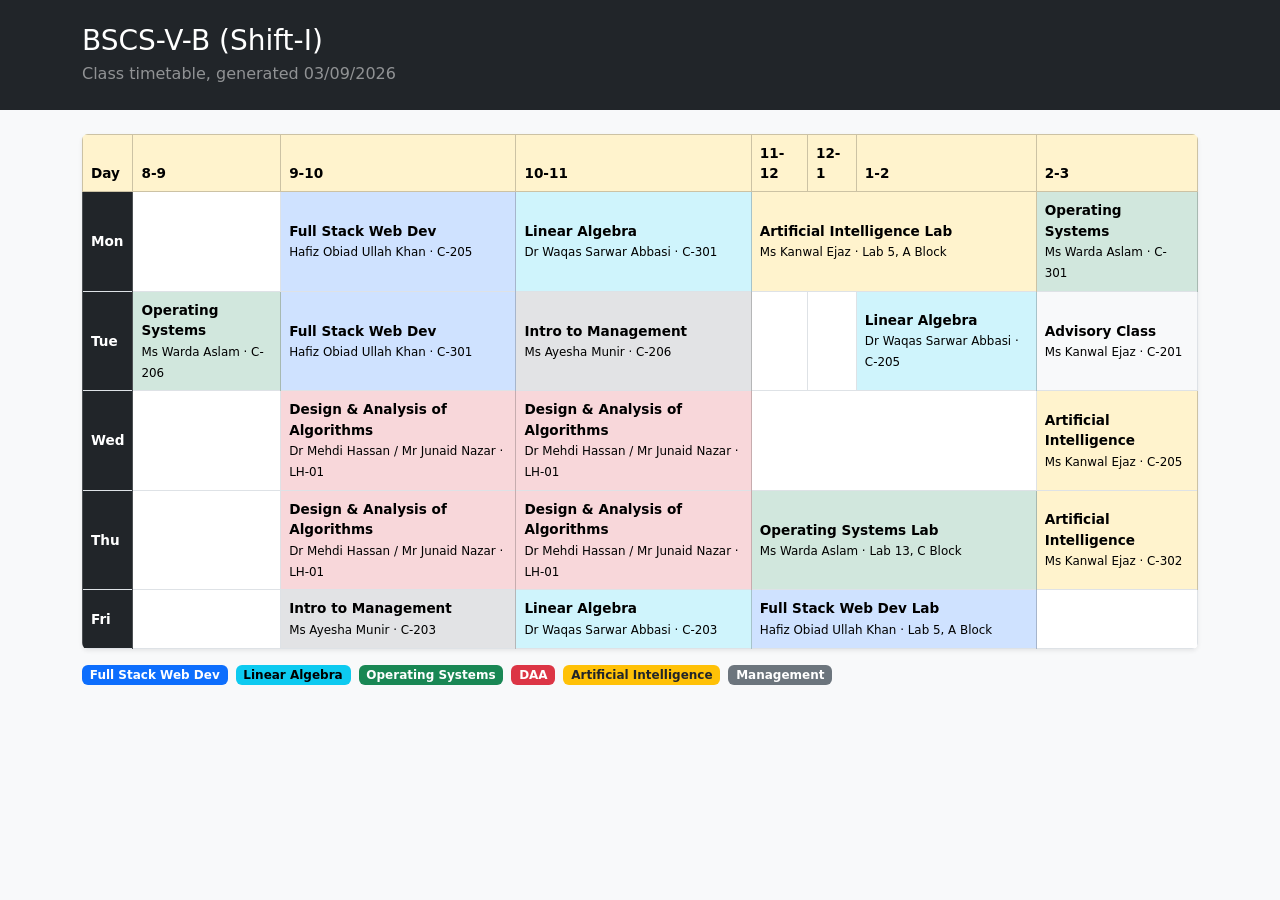
<file: Lab 2/Task 1 - Class Timetable/index.html>
<!DOCTYPE html>
<html lang="en"><head><meta charset="UTF-8"><meta name="viewport" content="width=device-width,initial-scale=1">
<title>BSCS-V-B Timetable</title>
<link href="https://cdn.jsdelivr.net/npm/bootstrap@5.3.3/dist/css/bootstrap.min.css" rel="stylesheet">
<link rel="stylesheet" href="style.css"></head>
<body class="bg-light">
<header class="bg-dark text-white py-4 mb-4">
  <div class="container">
    <h1 class="h3 mb-1">BSCS-V-B (Shift-I)</h1>
    <p class="mb-0 text-white-50">Class timetable, generated 03/09/2026</p>
  </div>
</header>
<div class="container pb-5">
<div class="table-responsive shadow-sm rounded">
<table class="table table-bordered table-hover align-middle mb-0 bg-white">
<thead class="table-warning">
<tr><th>Day</th><th>8-9</th><th>9-10</th><th>10-11</th><th>11-12</th><th>12-1</th><th>1-2</th><th>2-3</th></tr>
</thead>
<tbody>
<tr><th class="table-dark">Mon</th><td></td>
<td class="table-primary"><b>Full Stack Web Dev</b><br><small>Hafiz Obiad Ullah Khan · C-205</small></td>
<td class="table-info"><b>Linear Algebra</b><br><small>Dr Waqas Sarwar Abbasi · C-301</small></td>
<td class="table-warning" colspan="3"><b>Artificial Intelligence Lab</b><br><small>Ms Kanwal Ejaz · Lab 5, A Block</small></td>
<td class="table-success"><b>Operating Systems</b><br><small>Ms Warda Aslam · C-301</small></td></tr>
<tr><th class="table-dark">Tue</th>
<td class="table-success"><b>Operating Systems</b><br><small>Ms Warda Aslam · C-206</small></td>
<td class="table-primary"><b>Full Stack Web Dev</b><br><small>Hafiz Obiad Ullah Khan · C-301</small></td>
<td class="table-secondary"><b>Intro to Management</b><br><small>Ms Ayesha Munir · C-206</small></td>
<td></td><td></td>
<td class="table-info"><b>Linear Algebra</b><br><small>Dr Waqas Sarwar Abbasi · C-205</small></td>
<td class="table-light border"><b>Advisory Class</b><br><small>Ms Kanwal Ejaz · C-201</small></td></tr>
<tr><th class="table-dark">Wed</th><td></td>
<td class="table-danger"><b>Design &amp; Analysis of Algorithms</b><br><small>Dr Mehdi Hassan / Mr Junaid Nazar · LH-01</small></td>
<td class="table-danger"><b>Design &amp; Analysis of Algorithms</b><br><small>Dr Mehdi Hassan / Mr Junaid Nazar · LH-01</small></td>
<td colspan="3"></td>
<td class="table-warning"><b>Artificial Intelligence</b><br><small>Ms Kanwal Ejaz · C-205</small></td></tr>
<tr><th class="table-dark">Thu</th><td></td>
<td class="table-danger"><b>Design &amp; Analysis of Algorithms</b><br><small>Dr Mehdi Hassan / Mr Junaid Nazar · LH-01</small></td>
<td class="table-danger"><b>Design &amp; Analysis of Algorithms</b><br><small>Dr Mehdi Hassan / Mr Junaid Nazar · LH-01</small></td>
<td class="table-success" colspan="3"><b>Operating Systems Lab</b><br><small>Ms Warda Aslam · Lab 13, C Block</small></td>
<td class="table-warning"><b>Artificial Intelligence</b><br><small>Ms Kanwal Ejaz · C-302</small></td></tr>
<tr><th class="table-dark">Fri</th><td></td>
<td class="table-secondary"><b>Intro to Management</b><br><small>Ms Ayesha Munir · C-203</small></td>
<td class="table-info"><b>Linear Algebra</b><br><small>Dr Waqas Sarwar Abbasi · C-203</small></td>
<td class="table-primary" colspan="3"><b>Full Stack Web Dev Lab</b><br><small>Hafiz Obiad Ullah Khan · Lab 5, A Block</small></td>
<td></td></tr>
</tbody></table>
</div>
<div class="mt-3 d-flex gap-2 flex-wrap">
<span class="badge text-bg-primary">Full Stack Web Dev</span><span class="badge text-bg-info">Linear Algebra</span>
<span class="badge text-bg-success">Operating Systems</span><span class="badge text-bg-danger">DAA</span>
<span class="badge text-bg-warning text-dark">Artificial Intelligence</span><span class="badge text-bg-secondary">Management</span>
</div>
</div>
<script src="https://cdn.jsdelivr.net/npm/bootstrap@5.3.3/dist/js/bootstrap.bundle.min.js"></script>
</body></html>
</file>
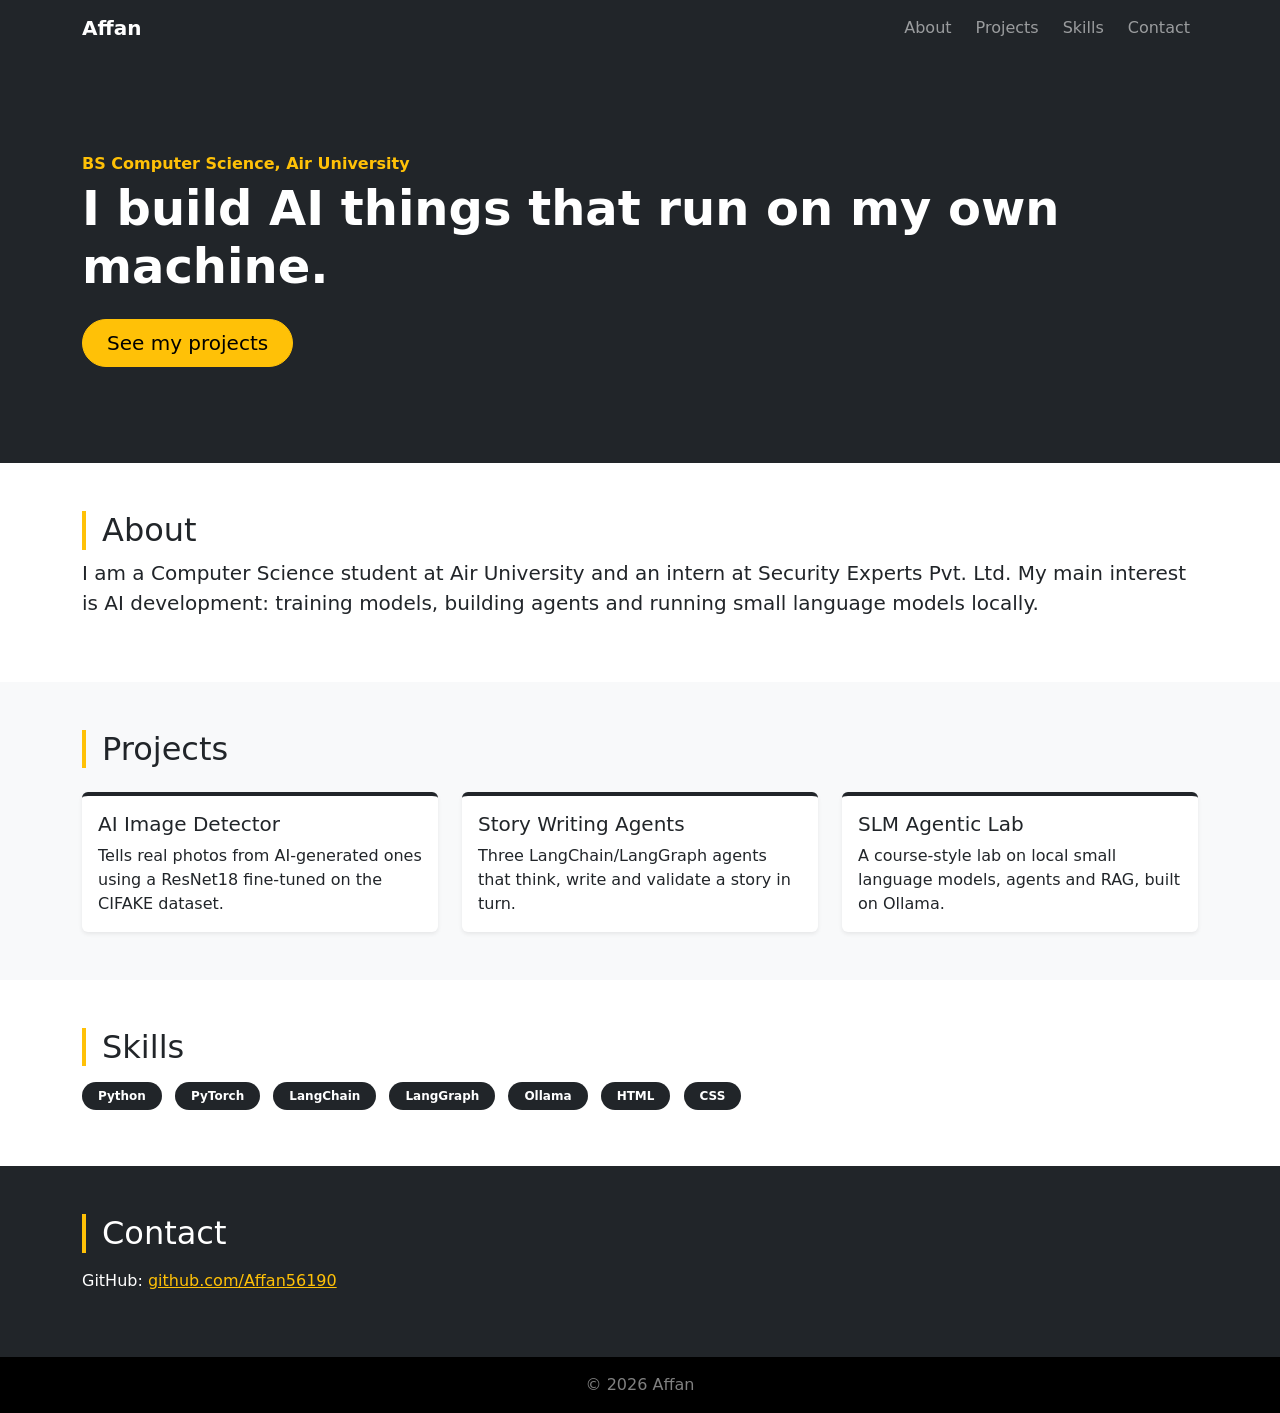
<file: Lab 2/Task 3 - Personal Portfolio/index.html>
<!DOCTYPE html>
<html lang="en"><head><meta charset="UTF-8"><meta name="viewport" content="width=device-width,initial-scale=1">
<title>Affan | Portfolio</title>
<link href="https://cdn.jsdelivr.net/npm/bootstrap@5.3.3/dist/css/bootstrap.min.css" rel="stylesheet">
<link rel="stylesheet" href="style.css"></head>
<body>
<nav class="navbar navbar-expand-lg navbar-dark bg-dark sticky-top">
<div class="container">
<a class="navbar-brand fw-bold" href="#">Affan</a>
<button class="navbar-toggler" data-bs-toggle="collapse" data-bs-target="#nav"><span class="navbar-toggler-icon"></span></button>
<div class="collapse navbar-collapse justify-content-end" id="nav">
<ul class="navbar-nav gap-lg-2">
<li class="nav-item"><a class="nav-link" href="#about">About</a></li>
<li class="nav-item"><a class="nav-link" href="#projects">Projects</a></li>
<li class="nav-item"><a class="nav-link" href="#skills">Skills</a></li>
<li class="nav-item"><a class="nav-link" href="#contact">Contact</a></li>
</ul></div></div></nav>

<header class="hero bg-dark text-white text-center text-lg-start py-5">
<div class="container py-5">
<p class="text-warning fw-semibold mb-1">BS Computer Science, Air University</p>
<h1 class="display-5 fw-bold mb-4">I build AI things that run on my own machine.</h1>
<a href="#projects" class="btn btn-warning btn-lg rounded-pill px-4">See my projects</a>
</div></header>

<section id="about" class="container py-5">
<h2 class="border-start border-4 border-warning ps-3">About</h2>
<p class="lead">I am a Computer Science student at Air University and an intern at Security Experts Pvt. Ltd.
My main interest is AI development: training models, building agents and running small language models locally.</p>
</section>

<section id="projects" class="bg-light py-5">
<div class="container">
<h2 class="border-start border-4 border-warning ps-3 mb-4">Projects</h2>
<div class="row g-4">
<div class="col-md-4"><div class="card h-100 shadow-sm border-0 border-top border-4 border-dark"><div class="card-body">
<h5 class="card-title">AI Image Detector</h5><p class="card-text">Tells real photos from AI-generated ones using a ResNet18 fine-tuned on the CIFAKE dataset.</p></div></div></div>
<div class="col-md-4"><div class="card h-100 shadow-sm border-0 border-top border-4 border-dark"><div class="card-body">
<h5 class="card-title">Story Writing Agents</h5><p class="card-text">Three LangChain/LangGraph agents that think, write and validate a story in turn.</p></div></div></div>
<div class="col-md-4"><div class="card h-100 shadow-sm border-0 border-top border-4 border-dark"><div class="card-body">
<h5 class="card-title">SLM Agentic Lab</h5><p class="card-text">A course-style lab on local small language models, agents and RAG, built on Ollama.</p></div></div></div>
</div></div></section>

<section id="skills" class="container py-5">
<h2 class="border-start border-4 border-warning ps-3 mb-3">Skills</h2>
<div>
<span class="badge rounded-pill text-bg-dark me-2 mb-2 p-2 px-3">Python</span>
<span class="badge rounded-pill text-bg-dark me-2 mb-2 p-2 px-3">PyTorch</span>
<span class="badge rounded-pill text-bg-dark me-2 mb-2 p-2 px-3">LangChain</span>
<span class="badge rounded-pill text-bg-dark me-2 mb-2 p-2 px-3">LangGraph</span>
<span class="badge rounded-pill text-bg-dark me-2 mb-2 p-2 px-3">Ollama</span>
<span class="badge rounded-pill text-bg-dark me-2 mb-2 p-2 px-3">HTML</span>
<span class="badge rounded-pill text-bg-dark me-2 mb-2 p-2 px-3">CSS</span>
</div></section>

<section id="contact" class="bg-dark text-white py-5">
<div class="container">
<h2 class="border-start border-4 border-warning ps-3 mb-3">Contact</h2>
<p>GitHub: <a class="link-warning" href="https://github.com/Affan56190">github.com/Affan56190</a></p>
</div></section>
<footer class="text-center py-3 bg-black text-white-50">© 2026 Affan</footer>
<script src="https://cdn.jsdelivr.net/npm/bootstrap@5.3.3/dist/js/bootstrap.bundle.min.js"></script>
</body></html>
</file>
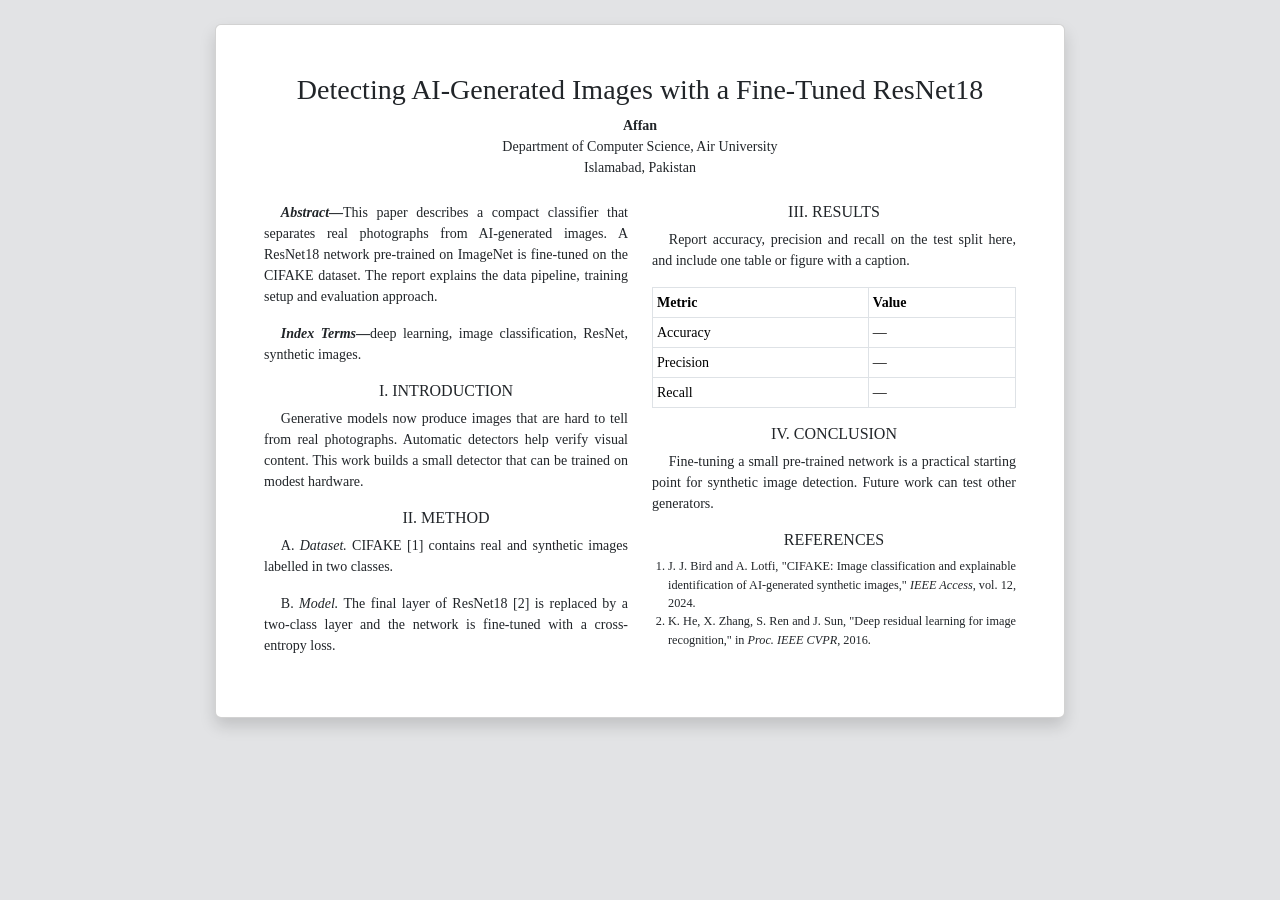
<file: Lab 2/Task 4 - IEEE Paper Template/index.html>
<!DOCTYPE html>
<html lang="en"><head><meta charset="UTF-8"><meta name="viewport" content="width=device-width,initial-scale=1">
<title>IEEE Paper Template</title>
<link href="https://cdn.jsdelivr.net/npm/bootstrap@5.3.3/dist/css/bootstrap.min.css" rel="stylesheet">
<link rel="stylesheet" href="style.css"></head>
<body class="bg-secondary-subtle">
<div class="container py-4">
<div class="card shadow paper mx-auto"><div class="card-body p-5">
<h1 class="text-center fs-3 fw-normal">Detecting AI-Generated Images with a Fine-Tuned ResNet18</h1>
<p class="text-center small mb-4"><b>Affan</b><br>Department of Computer Science, Air University<br>Islamabad, Pakistan</p>
<div class="cols small text-justify">
<p><b><i>Abstract</i>—</b>This paper describes a compact classifier that separates real photographs from AI-generated images. A ResNet18 network pre-trained on ImageNet is fine-tuned on the CIFAKE dataset. The report explains the data pipeline, training setup and evaluation approach.</p>
<p><b><i>Index Terms</i>—</b>deep learning, image classification, ResNet, synthetic images.</p>
<h2 class="fs-6 text-uppercase text-center fw-normal">I. Introduction</h2>
<p>Generative models now produce images that are hard to tell from real photographs. Automatic detectors help verify visual content. This work builds a small detector that can be trained on modest hardware.</p>
<h2 class="fs-6 text-uppercase text-center fw-normal">II. Method</h2>
<p>A. <i>Dataset.</i> CIFAKE [1] contains real and synthetic images labelled in two classes.</p>
<p>B. <i>Model.</i> The final layer of ResNet18 [2] is replaced by a two-class layer and the network is fine-tuned with a cross-entropy loss.</p>
<h2 class="fs-6 text-uppercase text-center fw-normal">III. Results</h2>
<p>Report accuracy, precision and recall on the test split here, and include one table or figure with a caption.</p>
<table class="table table-sm table-bordered">
<thead><tr><th>Metric</th><th>Value</th></tr></thead>
<tbody><tr><td>Accuracy</td><td>—</td></tr><tr><td>Precision</td><td>—</td></tr><tr><td>Recall</td><td>—</td></tr></tbody>
</table>
<h2 class="fs-6 text-uppercase text-center fw-normal">IV. Conclusion</h2>
<p>Fine-tuning a small pre-trained network is a practical starting point for synthetic image detection. Future work can test other generators.</p>
<h2 class="fs-6 text-uppercase text-center fw-normal">References</h2>
<ol class="small ps-3">
<li>J. J. Bird and A. Lotfi, "CIFAKE: Image classification and explainable identification of AI-generated synthetic images," <i>IEEE Access</i>, vol. 12, 2024.</li>
<li>K. He, X. Zhang, S. Ren and J. Sun, "Deep residual learning for image recognition," in <i>Proc. IEEE CVPR</i>, 2016.</li>
</ol>
</div>
</div></div></div>
<script src="https://cdn.jsdelivr.net/npm/bootstrap@5.3.3/dist/js/bootstrap.bundle.min.js"></script>
</body></html>
</file>
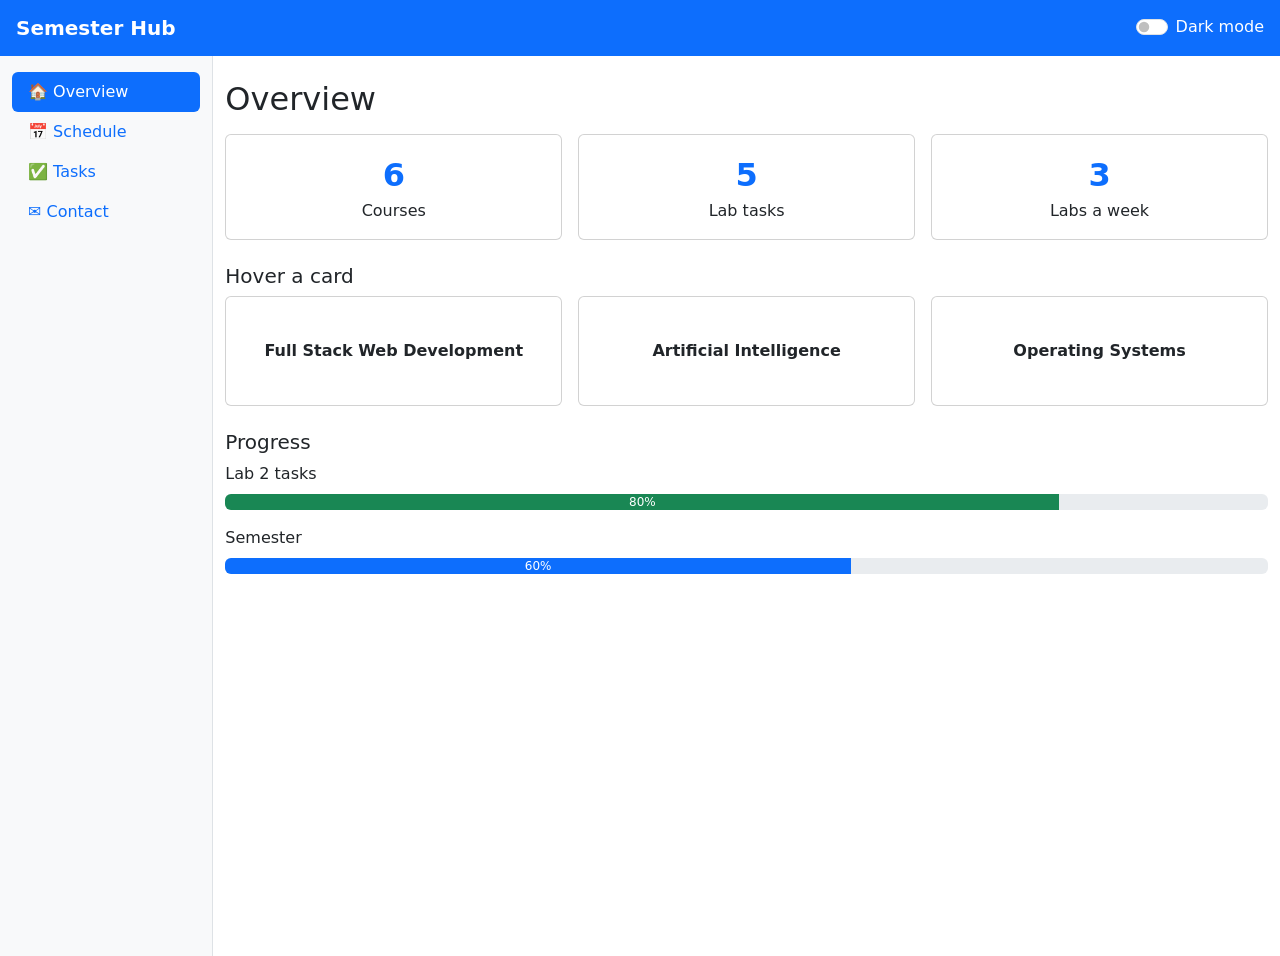
<file: Lab 2/Task 5 - Custom UI/index.html>
<!DOCTYPE html>
<html lang="en" data-bs-theme="light"><head><meta charset="UTF-8"><meta name="viewport" content="width=device-width,initial-scale=1">
<title>Semester Hub</title>
<link href="https://cdn.jsdelivr.net/npm/bootstrap@5.3.3/dist/css/bootstrap.min.css" rel="stylesheet">
<link rel="stylesheet" href="style.css"></head>
<body>
<nav class="navbar navbar-expand bg-primary navbar-dark px-3">
<span class="navbar-brand fw-bold">Semester Hub</span>
<div class="form-check form-switch text-white ms-auto">
<input class="form-check-input" type="checkbox" id="darkSwitch">
<label class="form-check-label" for="darkSwitch">Dark mode</label>
</div>
</nav>

<div class="container-fluid">
<div class="row">
<nav class="col-md-2 d-md-block bg-body-tertiary border-end vh-100 sticky-top pt-3" style="top:56px">
<div class="nav flex-column nav-pills" id="tabs" role="tablist">
<button class="nav-link active text-start" data-bs-toggle="pill" data-bs-target="#overview">🏠 Overview</button>
<button class="nav-link text-start" data-bs-toggle="pill" data-bs-target="#schedule">📅 Schedule</button>
<button class="nav-link text-start" data-bs-toggle="pill" data-bs-target="#tasks">✅ Tasks</button>
<button class="nav-link text-start" data-bs-toggle="pill" data-bs-target="#contact">✉️ Contact</button>
</div>
</nav>

<main class="col-md-10 py-4">
<div class="tab-content">

<div class="tab-pane fade show active" id="overview">
<h2 class="mb-3">Overview</h2>
<div class="row g-3 mb-4">
<div class="col-4"><div class="card text-center p-3"><div class="fs-2 fw-bold text-primary">6</div>Courses</div></div>
<div class="col-4"><div class="card text-center p-3"><div class="fs-2 fw-bold text-primary">5</div>Lab tasks</div></div>
<div class="col-4"><div class="card text-center p-3"><div class="fs-2 fw-bold text-primary">3</div>Labs a week</div></div>
</div>
<h5>Hover a card</h5>
<div class="row g-3 mb-4">
<div class="col-sm-6 col-lg-4"><div class="flip"><div class="flip-in"><div class="flip-f card p-3">Full Stack Web Development</div><div class="flip-b card p-3 text-bg-primary">Lab 5, A Block</div></div></div></div>
<div class="col-sm-6 col-lg-4"><div class="flip"><div class="flip-in"><div class="flip-f card p-3">Artificial Intelligence</div><div class="flip-b card p-3 text-bg-primary">Lab 5, A Block</div></div></div></div>
<div class="col-sm-6 col-lg-4"><div class="flip"><div class="flip-in"><div class="flip-f card p-3">Operating Systems</div><div class="flip-b card p-3 text-bg-primary">Lab 13, C Block</div></div></div></div>
</div>
<h5>Progress</h5>
<label class="form-label">Lab 2 tasks</label>
<div class="progress mb-3" role="progressbar"><div class="progress-bar bg-success" style="width:80%">80%</div></div>
<label class="form-label">Semester</label>
<div class="progress"><div class="progress-bar" style="width:60%">60%</div></div>
</div>

<div class="tab-pane fade" id="schedule">
<h2 class="mb-3">Schedule</h2>
<table class="table table-striped table-hover">
<thead><tr><th>Day</th><th>Class</th><th>Room</th></tr></thead>
<tbody>
<tr><td>Mon</td><td>Full Stack Web Development</td><td>C-205</td></tr>
<tr><td>Tue</td><td>Operating Systems</td><td>C-206</td></tr>
<tr><td>Wed</td><td>Design and Analysis of Algorithms</td><td>Lecture Hall 01</td></tr>
<tr><td>Thu</td><td>Operating Systems Lab</td><td>Lab 13, C Block</td></tr>
<tr><td>Fri</td><td>Full Stack Web Development Lab</td><td>Lab 5, A Block</td></tr>
</tbody></table>
<div class="accordion" id="acc">
<div class="accordion-item"><h2 class="accordion-header"><button class="accordion-button collapsed" data-bs-toggle="collapse" data-bs-target="#q1">What is a lab day?</button></h2>
<div id="q1" class="accordion-collapse collapse" data-bs-parent="#acc"><div class="accordion-body">Labs run three hours, from 11:00 to 2:00.</div></div></div>
<div class="accordion-item"><h2 class="accordion-header"><button class="accordion-button collapsed" data-bs-toggle="collapse" data-bs-target="#q2">Where is Lab 5?</button></h2>
<div id="q2" class="accordion-collapse collapse" data-bs-parent="#acc"><div class="accordion-body">A Block, used for the AI and Full Stack labs.</div></div></div>
</div>
</div>

<div class="tab-pane fade" id="tasks">
<h2 class="mb-3">Lab 2 tasks</h2>
<ul class="list-group">
<li class="list-group-item"><div class="form-check"><input class="form-check-input" type="checkbox" id="c1"><label class="form-check-label" for="c1">Class timetable</label></div></li>
<li class="list-group-item"><div class="form-check"><input class="form-check-input" type="checkbox" id="c2"><label class="form-check-label" for="c2">Facebook homepage</label></div></li>
<li class="list-group-item"><div class="form-check"><input class="form-check-input" type="checkbox" id="c3"><label class="form-check-label" for="c3">Personal portfolio</label></div></li>
<li class="list-group-item"><div class="form-check"><input class="form-check-input" type="checkbox" id="c4"><label class="form-check-label" for="c4">IEEE paper template</label></div></li>
<li class="list-group-item"><div class="form-check"><input class="form-check-input" type="checkbox" id="c5"><label class="form-check-label" for="c5">Custom UI</label></div></li>
<li class="list-group-item"><div class="form-check"><input class="form-check-input" type="checkbox" id="c6"><label class="form-check-label" for="c6">Push to GitHub and submit the link</label></div></li>
</ul>
</div>

<div class="tab-pane fade" id="contact">
<h2 class="mb-3">Contact</h2>
<form onsubmit="return false" class="row g-3">
<div class="col-md-6 form-floating"><input type="text" class="form-control" id="n" placeholder="Name" required><label for="n">Your name</label></div>
<div class="col-md-6 form-floating"><input type="email" class="form-control" id="e" placeholder="Email" required><label for="e">Email</label></div>
<div class="col-12 form-floating"><textarea class="form-control" id="m" placeholder="Message" style="height:100px" required></textarea><label for="m">Message</label></div>
<div class="col-md-6"><label class="form-label">Reason</label>
<select class="form-select"><option>Question</option><option>Feedback</option><option>Bug report</option></select></div>
<div class="col-md-6"><label class="form-label">Priority</label><input type="range" class="form-range" min="1" max="5" value="3"></div>
<div class="col-12">
<div class="btn-group" role="group">
<input type="radio" class="btn-check" name="p" id="p1" checked><label class="btn btn-outline-primary" for="p1">Email me</label>
<input type="radio" class="btn-check" name="p" id="p2"><label class="btn btn-outline-primary" for="p2">Call me</label>
</div></div>
<div class="col-12">
<button class="btn btn-primary">Send message</button>
<button type="reset" class="btn btn-secondary">Cancel</button>
</div>
</form>
</div>

</div></main>
</div></div>
<script src="https://cdn.jsdelivr.net/npm/bootstrap@5.3.3/dist/js/bootstrap.bundle.min.js"></script>
<script>
document.getElementById('darkSwitch').addEventListener('change', function(){
  document.documentElement.setAttribute('data-bs-theme', this.checked ? 'dark' : 'light');
});
</script>
</body></html>
</file>
<file: Lab 2/Task 3 - Personal Portfolio/style.css>
html{scroll-behavior:smooth}
.hero{scroll-margin-top:70px}
section{scroll-margin-top:70px}
</file>
<file: Lab 2/Task 5 - Custom UI/style.css>
.flip{height:110px;perspective:800px}
.flip-in{position:relative;height:100%;transform-style:preserve-3d;transition:transform .6s}
.flip:hover .flip-in{transform:rotateY(180deg)}
.flip-f,.flip-b{position:absolute;inset:0;backface-visibility:hidden;display:flex;align-items:center;justify-content:center;text-align:center;font-weight:600}
.flip-b{transform:rotateY(180deg)}
</file>
<file: Lab 2/Task 1 - Class Timetable/style.css>
/* small extras Bootstrap doesn't cover */
td, th{ font-size:.85rem; }
</file>
<file: Lab 2/Task 4 - IEEE Paper Template/style.css>
body{font-family:"Times New Roman",Times,serif}
.paper{max-width:850px}
/* Bootstrap's grid is for blocks, not flowing text, so the two-column body still
   uses plain CSS multi-column - this is the one thing Bootstrap doesn't do. */
.cols{column-count:2;column-gap:24px}
.cols p{text-indent:1.2em}
.text-justify{text-align:justify}
@media(max-width:700px){.cols{column-count:1}}
</file>
